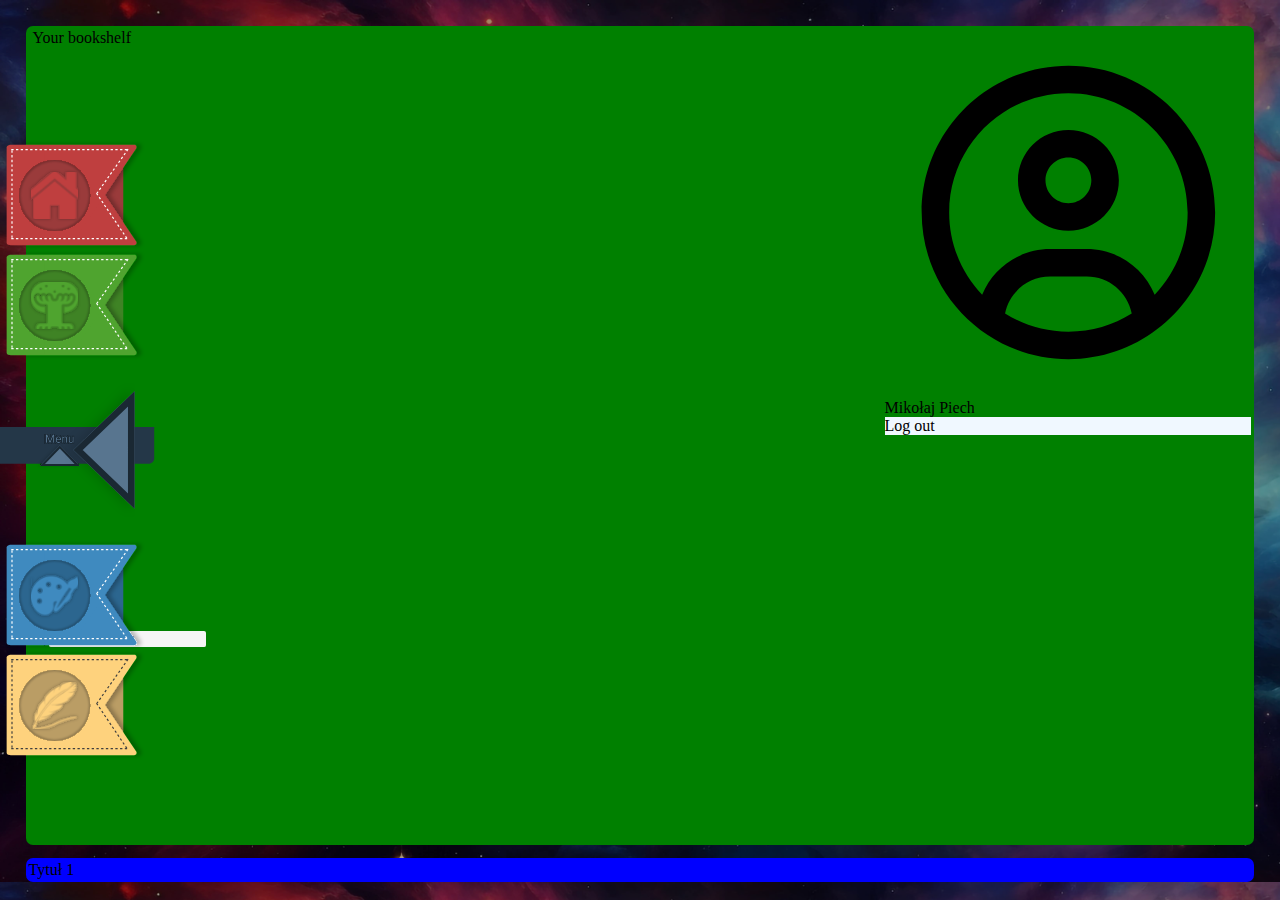
<file: public/views/home.html>
<!DOCTYPE html>
<head>
    <link rel="stylesheet" type="text/css" href="../css/style.css">
    <link rel="stylesheet" type="text/css" href="../css/home.css">
    <link rel="stylesheet" type="text/css" href="../css/nav-panel.css">
    <title>Home</title>
</head>
<body>
    <nav class="nav-panel">
        <a href="home.html"><div id="home"></div></a>
        <a href="overview.html"><div id="overview"></div></a>
        <a><div id="arrow"></div></a>
        <a href="sketches.html"><div id="sketch"></div></a>
        <a href="note.html"><div id="note"></div></a>
    </nav>
    <main>
        <header>
            <div class="title">Your bookshelf</div>
            <div class="search-bar">
                <form>
                    <svg xmlns="http://www.w3.org/2000/svg" viewBox="0 0 640 640"><!--!Font Awesome Free v7.0.0 by @fontawesome - https://fontawesome.com License - https://fontawesome.com/license/free Copyright 2025 Fonticons, Inc.--><path d="M480 272C480 317.9 465.1 360.3 440 394.7L566.6 521.4C579.1 533.9 579.1 554.2 566.6 566.7C554.1 579.2 533.8 579.2 521.3 566.7L394.7 440C360.3 465.1 317.9 480 272 480C157.1 480 64 386.9 64 272C64 157.1 157.1 64 272 64C386.9 64 480 157.1 480 272zM272 416C351.5 416 416 351.5 416 272C416 192.5 351.5 128 272 128C192.5 128 128 192.5 128 272C128 351.5 192.5 416 272 416z"/></svg>
                    <input placeholder="Search for story">
                </form>
            </div>
            <div class="account-panel">
                <div class="log-info">
                    <svg xmlns="http://www.w3.org/2000/svg" viewBox="0 0 640 640"><!--!Font Awesome Free v7.0.0 by @fontawesome - https://fontawesome.com License - https://fontawesome.com/license/free Copyright 2025 Fonticons, Inc.--><path d="M470.5 463.6C451.4 416.9 405.5 384 352 384L288 384C234.5 384 188.6 416.9 169.5 463.6C133.9 426.3 112 375.7 112 320C112 205.1 205.1 112 320 112C434.9 112 528 205.1 528 320C528 375.7 506.1 426.2 470.5 463.6zM430.4 496.3C398.4 516.4 360.6 528 320 528C279.4 528 241.6 516.4 209.5 496.3C216.8 459.6 249.2 432 288 432L352 432C390.8 432 423.2 459.6 430.5 496.3zM320 576C461.4 576 576 461.4 576 320C576 178.6 461.4 64 320 64C178.6 64 64 178.6 64 320C64 461.4 178.6 576 320 576zM320 304C297.9 304 280 286.1 280 264C280 241.9 297.9 224 320 224C342.1 224 360 241.9 360 264C360 286.1 342.1 304 320 304zM232 264C232 312.6 271.4 352 320 352C368.6 352 408 312.6 408 264C408 215.4 368.6 176 320 176C271.4 176 232 215.4 232 264z"/></svg>
                    <a id="user-name">Mikołaj Piech</a>
                </div>
                <div class="logout">Log out</div>
            </div>
        </header>
        <section id="projects">
            <div>Tytuł 1</div>
            <div></div>
            <div></div>
            <div></div>
        </section>
    </main>
<script src="../js/nav-panel.js"></script>
</body>
</file>
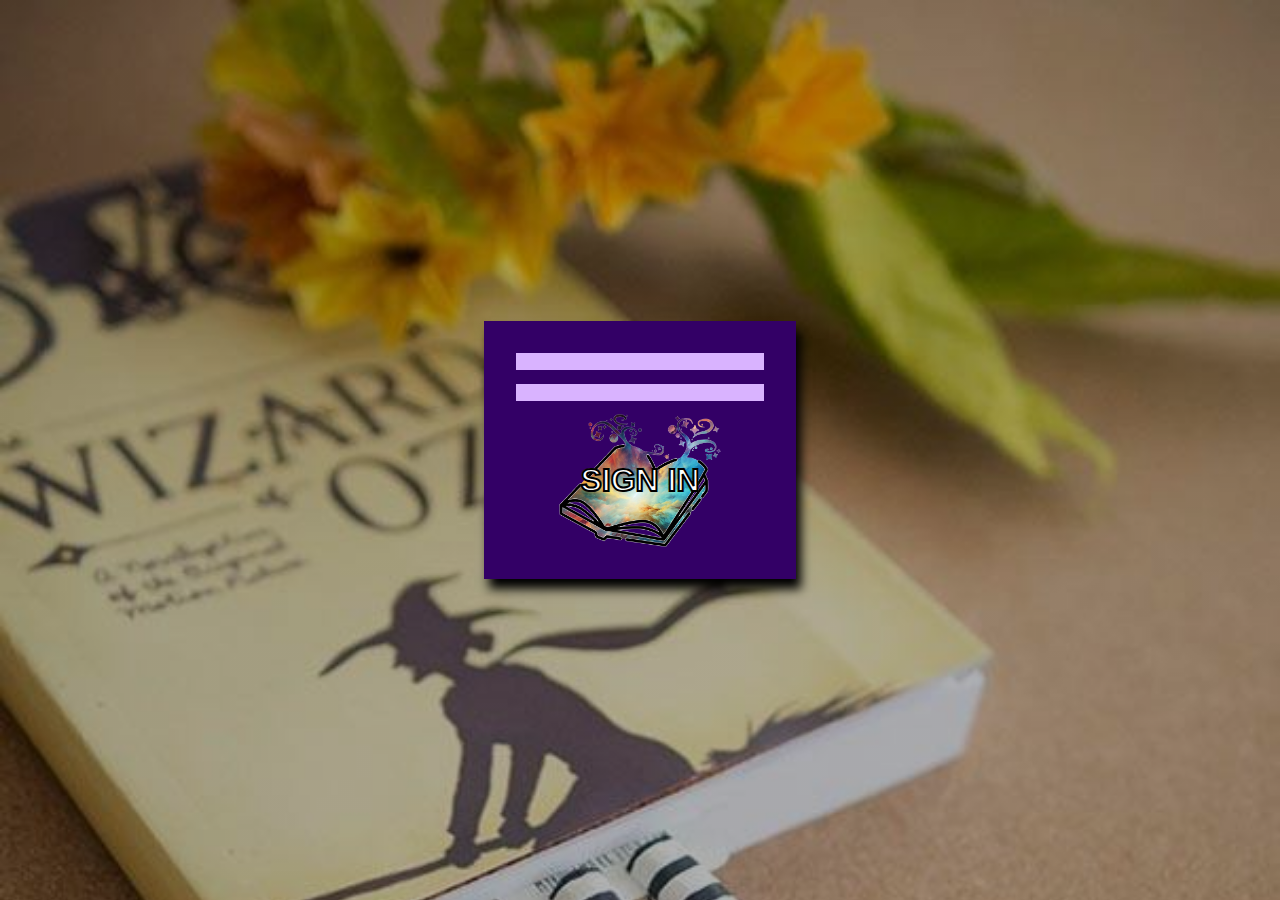
<file: public/views/login.html>
<!DOCTYPE html>
<head>
    <link rel="stylesheet" type="text/css" href="../css/login-style.css">
    <title>Login Page</title>
</head>
<body>
    <div class="login-container">
        <form>
            <input name="email" type="text">
            <input name="password" type="password">
            <button>SIGN IN</button>
        </form>
    </div>
</body>
</file>
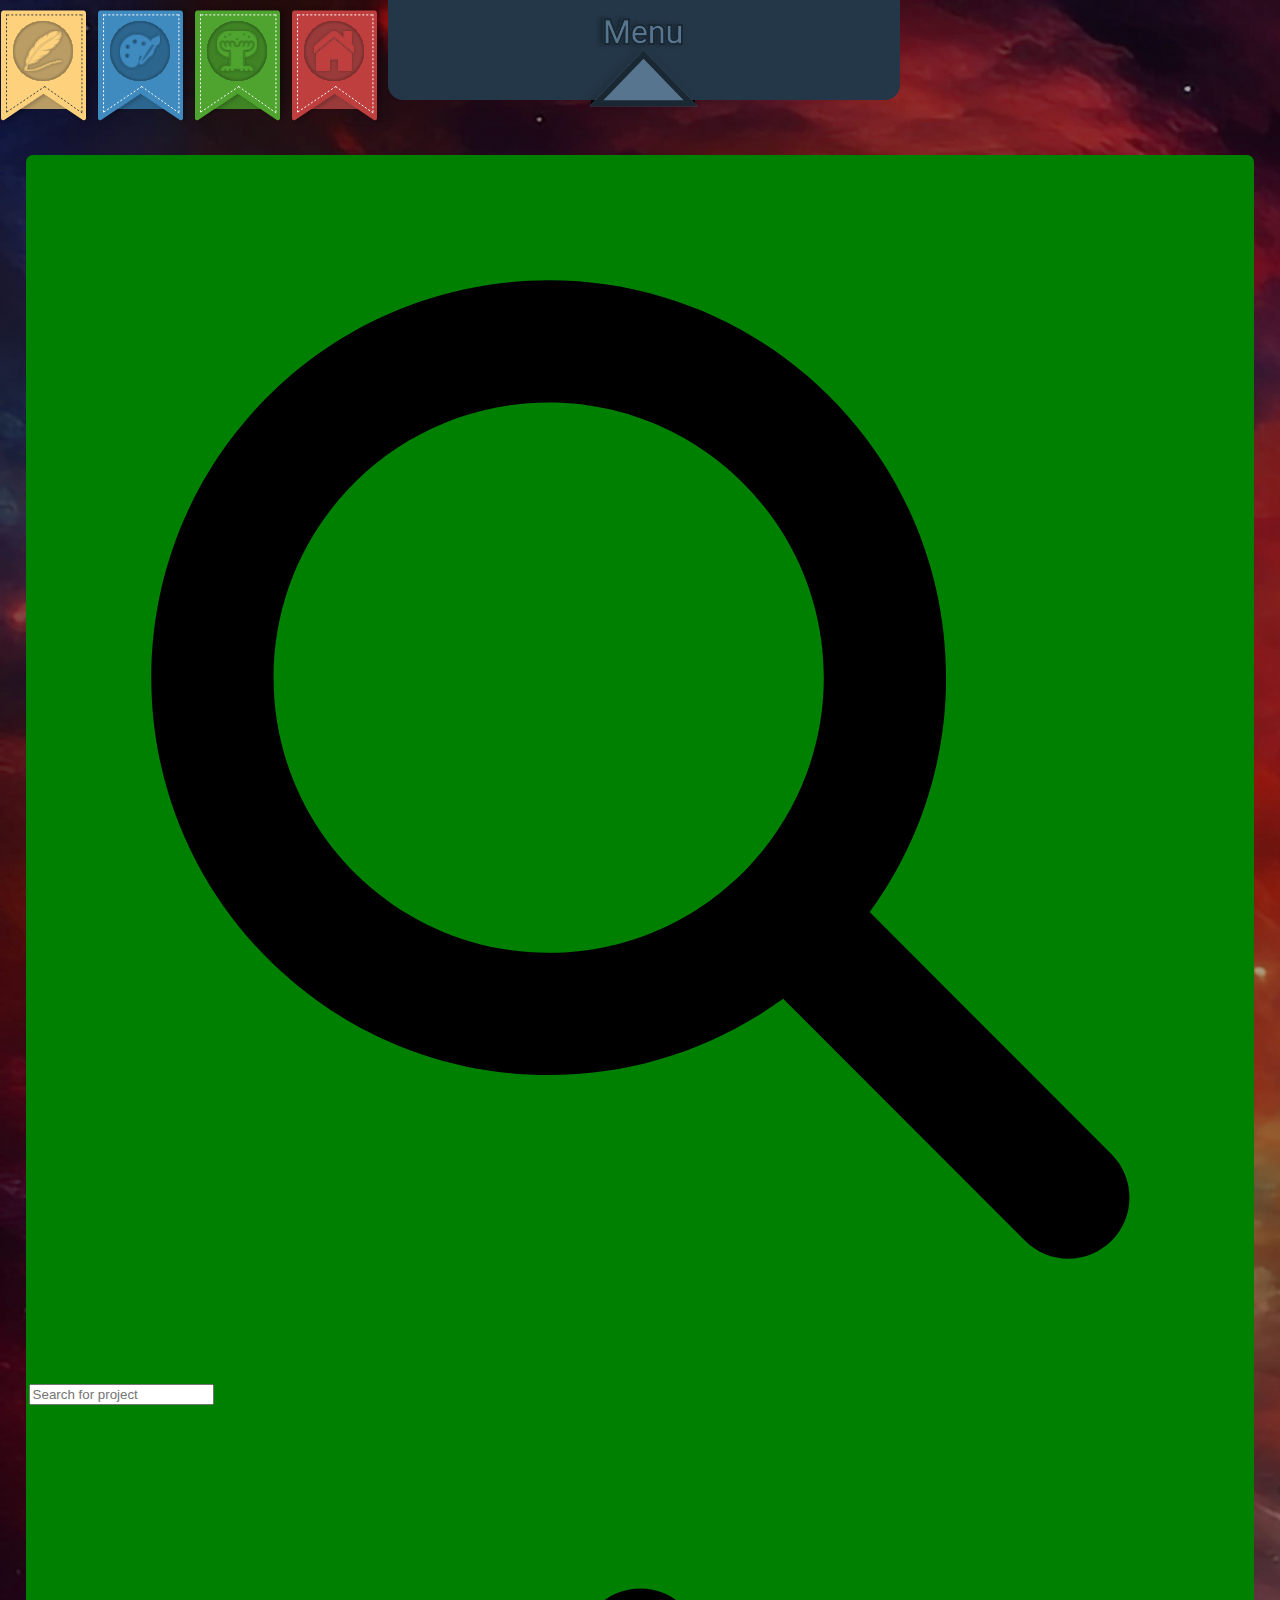
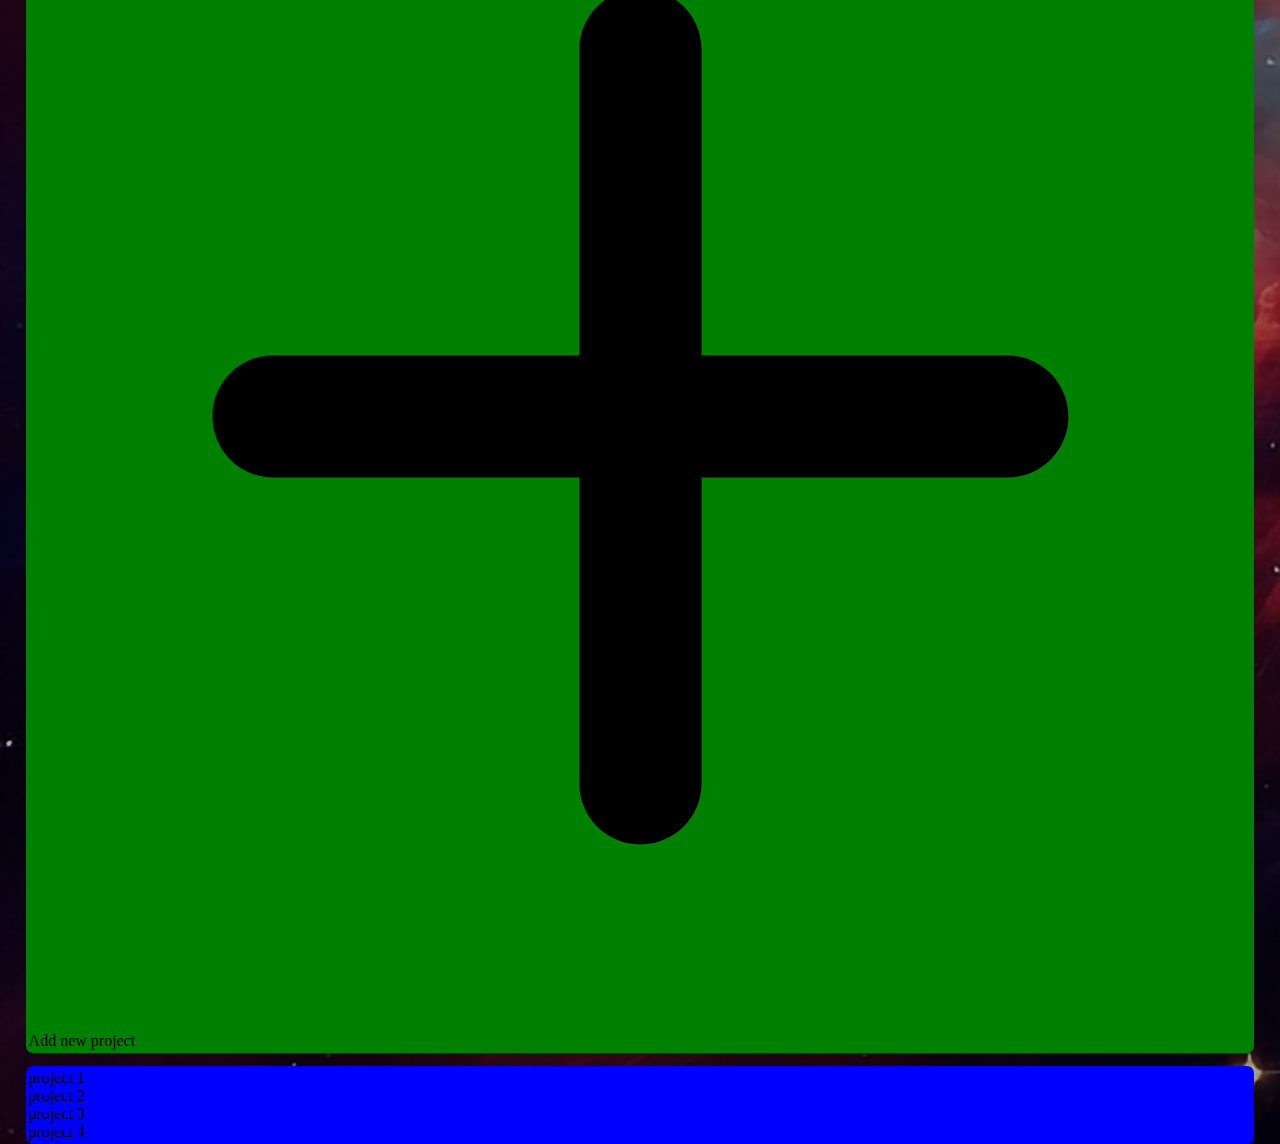
<file: public/views/projects.html>
<!DOCTYPE html>
<head>
    <link rel="stylesheet" type="text/css" href="../css/style.css">
    <title>Projects</title>
</head>
<body>
    <div class="base-container">
        <nav>
            <img src="../assets/bookmarks/notes-icon.svg">
            <img src="../assets/bookmarks/arts-icon.svg">
            <img src="../assets/bookmarks/tree-icon.svg">
            <img src="../assets/bookmarks/home-icon.svg">
            <img src="../assets/bookmarks/panel-background.svg">
        </nav>
        <main>
            <header>
                <div class="search-bar">
                    <form>
                        <svg xmlns="http://www.w3.org/2000/svg" viewBox="0 0 640 640"><!--!Font Awesome Free v7.0.0 by @fontawesome - https://fontawesome.com License - https://fontawesome.com/license/free Copyright 2025 Fonticons, Inc.--><path d="M480 272C480 317.9 465.1 360.3 440 394.7L566.6 521.4C579.1 533.9 579.1 554.2 566.6 566.7C554.1 579.2 533.8 579.2 521.3 566.7L394.7 440C360.3 465.1 317.9 480 272 480C157.1 480 64 386.9 64 272C64 157.1 157.1 64 272 64C386.9 64 480 157.1 480 272zM272 416C351.5 416 416 351.5 416 272C416 192.5 351.5 128 272 128C192.5 128 128 192.5 128 272C128 351.5 192.5 416 272 416z"/></svg>
                        <input placeholder="Search for project">
                    </form>
                </div>
                <div class="add-project">
                    <svg xmlns="http://www.w3.org/2000/svg" viewBox="0 0 640 640"><!--!Font Awesome Free v7.0.0 by @fontawesome - https://fontawesome.com License - https://fontawesome.com/license/free Copyright 2025 Fonticons, Inc.--><path d="M352 128C352 110.3 337.7 96 320 96C302.3 96 288 110.3 288 128L288 288L128 288C110.3 288 96 302.3 96 320C96 337.7 110.3 352 128 352L288 352L288 512C288 529.7 302.3 544 320 544C337.7 544 352 529.7 352 512L352 352L512 352C529.7 352 544 337.7 544 320C544 302.3 529.7 288 512 288L352 288L352 128z"/></svg>
                    Add new project
                </div>
            </header>
            <section class="projects">
                <div>project 1</div>
                <div>project 2</div>
                <div>project 3</div>
                <div>project 4</div>
            </section>
        </main>
    </div>
</body>
</file>
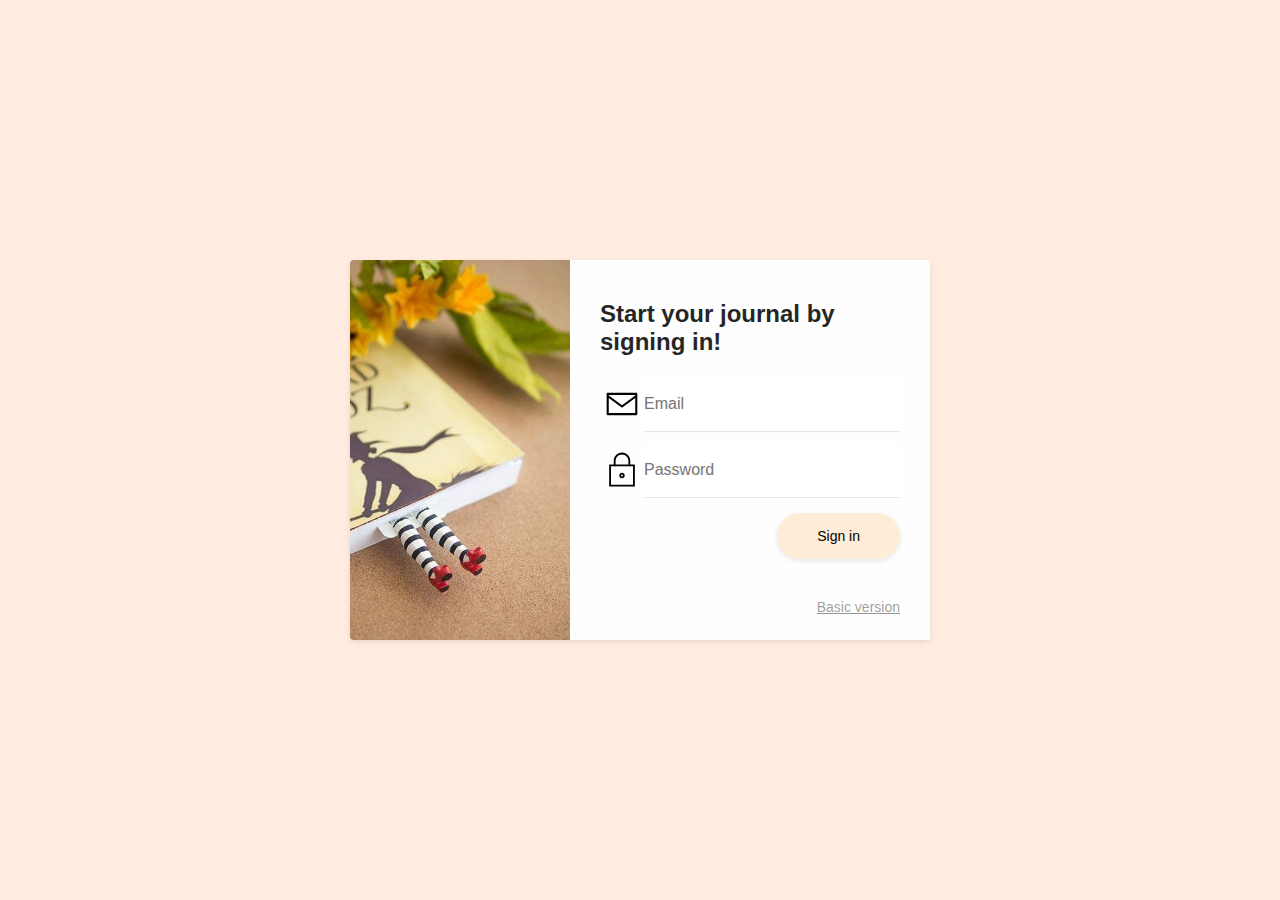
<file: website/html/login copy.html>
<body>
<head>
  <link rel="stylesheet" href="../css/login.css">
</head>
  <div class="session">
    <div class="left">
      <?xml version="1.0" encoding="UTF-8"?>
    </div>
    <form action="" class="log-in" autocomplete="off"> 
      <h4>Start your journal by signing in!</h4>
      <div class="floating-label">
        <input placeholder="Email" type="email" name="email" id="email" autocomplete="off">
        <label for="email">Email:</label>
        <div class="icon">
          <?xml version="1.0" encoding="UTF-8"?>
          <svg enable-background="new 0 0 100 100" version="1.1" viewBox="0 0 100 100" xml:space="preserve" xmlns="http://www.w3.org/2000/svg">
            <style type="text/css">
            </style>
            <g transform="translate(0 -952.36)">
	            <path d="m17.5 977c-1.3 0-2.4 1.1-2.4 2.4v45.9c0 1.3 1.1 2.4 2.4 2.4h64.9c1.3 0 2.4-1.1 2.4-2.4v-45.9c0-1.3-1.1-2.4-2.4-2.4h-64.9zm2.4 4.8h60.2v1.2l-30.1 22-30.1-22v-1.2zm0 7l28.7 21c0.8 0.6 2 0.6 2.8 0l28.7-21v34.1h-60.2v-34.1z"/>
            </g>
            <rect class="st0" width="100" height="100"/>
          </svg>
        </div>
      </div>
      <div class="floating-label">
        <input placeholder="Password" type="password" name="password" id="password" autocomplete="off">
        <label for="password">Password:</label>
        <div class="icon">
          <?xml version="1.0" encoding="UTF-8"?>
          <svg enable-background="new 0 0 24 24" version="1.1" viewBox="0 0 24 24" xml:space="preserve"              xmlns="http://www.w3.org/2000/svg">
            <style type="text/css">
	            .st0{fill:none;}
	            .st1{fill:#010101;}
            </style>
		        <rect class="st0" width="24" height="24"/>
		        <path class="st1" d="M19,21H5V9h14V21z M6,20h12V10H6V20z"/>
		        <path class="st1" d="M16.5,10h-1V7c0-1.9-1.6-3.5-3.5-3.5S8.5,5.1,8.5,7v3h-1V7c0-2.5,2-4.5,4.5-4.5s4.5,2,4.5,4.5V10z"/>
		        <path class="st1" d="m12 16.5c-0.8 0-1.5-0.7-1.5-1.5s0.7-1.5 1.5-1.5 1.5 0.7 1.5 1.5-0.7 1.5-1.5 1.5zm0-2c-0.3 0-0.5 0.2-0.5 0.5s0.2 0.5 0.5 0.5 0.5-0.2 0.5-0.5-0.2-0.5-0.5-0.5z"/>
          </svg>
        </div>
      </div>
      <button type="submit" onClick="return false;">Sign in</button>
      <a href="https://codepen.io/elujambio/pen/yjwzGP" class="discrete" target="_blank">Basic version</a>
    </form>
  </div>
</body>
</file>
<file: public/css/style.css>
body {
    margin: 0;
    align-items: center;
    justify-content: center;
    background: linear-gradient(rgba(0, 0, 0, 0.3), rgba(0, 0, 0, 0.3)), url("../assets/images/galaxy-background.jpg");
    background-size: cover;
    width: 100vw;
}

main {
    width: 96vw;
    margin: 0 auto;
    margin-top: 2vw;
}

header {
    border-radius: 7px;
    padding: 3px;
    margin-bottom: 1vw;
    background-color: green;
}

section {
    border-radius: 7px;
    padding: 3px;
    background-color: blue;
}
</file>
<file: public/css/home.css>
header {
    display: grid;
    grid-template-columns: 70% 30%;
    grid-template-rows: 1fr 1fr;
}

.title {
    grid-column: 1;
    grid-row: 1;
    padding-left: 4px;
}

.search-bar {
    grid-column: 1;
    grid-row: 2;
}

.search-bar form {
    height: 100%;
    display: flex;
    align-items: center;
}

.search-bar svg {
    height: 16px;
    width: 16px;
    padding: 2px;
}

.search-bar input {
    font-size: 0.7em;
    max-width: 190px;
    background-color: #f5f5f5;
    color: #242424;
    padding: .1rem .4rem;
    border-radius: 2px;
    outline: none;
    border: none;
    line-height: 1;
    box-shadow: 0px 10px 20px -18px;
    border-bottom: 1px solid #f5f5f5;
}

.search-bar input:focus {
    border-bottom: 1px solid #5b5fc7;
    border-radius: 2px 2px 1px 1px;
}

.search-bar input:hover {
    outline: 1px solid lightgrey;
}

.login-info {
    grid-column: 2;
    grid-row: 1 / span 2;
    background-color: rgb(15,210,15);
    margin: 10px;
    font-size: 0.5em;
}

.login-info svg {
    height: 1.5em;
    width: 1.5em;
}

.logout {
    background-color: aliceblue;
}
</file>
<file: public/css/nav-panel.css>
.nav-panel { 
    position: fixed;
    top: 50%;
    transform: translateY(-50%);
    display: flex;
    flex-direction: column;
    background-image: url("../assets/bookmarks/panel-background.svg");
    background-position: center;
    background-size: contain;
    background-repeat: no-repeat;
    left: -35px;
    transition: left 0.3s ease;
    z-index: 100;
}

.nav-panel div {
    height: 90px;
    width: 120px;
    padding: 10px;
    margin: 0px;
    margin-left: 40px;
    border: 0px;
    background-size: cover;
    background-repeat: no-repeat;
    display: inline-block;
}

#home {
    background-image: url("/public/assets/bookmarks/fullview/home-icon.svg");
}

#overview {
    background-image: url("/public/assets/bookmarks/fullview/overview-icon.svg");
}

#arrow {
    height: 120px;
    width: 50px;
    margin: 20px;
    margin-left: 100px;
    background-image: url("/public/assets/bookmarks/arrow.svg");
    background-position: center;
    transition: transform 0.3s ease;
}

#sketch {
    background-image: url("/public/assets/bookmarks/fullview/sketches-icon.svg");
}

#note {
    background-image: url("/public/assets/bookmarks/fullview/notes-icon.svg");
}

.nav-panel a {
    display: contents;
}

html.nav-collapsed .nav-panel {
    left: -160px;
}

html.nav-collapsed .nav-panel #arrow {
    transform: rotate(-180deg) translateX(-30px);
}

html.nav-collapsed .nav-panel a {
    pointer-events: none;
}

html.nav-collapsed .nav-panel #arrow {
    pointer-events: auto;
}
</file>
<file: public/css/login-style.css>
body {
    margin: 0;
    background: linear-gradient(rgba(0, 0, 0, 0.3), rgba(0, 0, 0, 0.3)), url('../assets/images/loginPagePic.jpg');
    background-size: cover;
    width: 100vw;
    height: 100vh;
    display: flex;
    flex-direction: row;
    justify-content: center;
    align-items: center;
}

.login-container form {
    display: flex;
    flex-direction: column;
    width: fit-content;
    background-color: #330066;
    padding: 2em;
    box-shadow: 5px 10px 10px ;
}

.login-container input {
    background-color: #d9b3ff;
    color: black;
    border: none;
    margin-bottom: 1em;
}

.login-container button {
    background: url("../assets/images/logo-magic-book.png");
    background-size: contain;
    background-repeat: no-repeat;
    background-position: center;
    padding: 1.5em 2em;
    border: none;
    cursor: pointer;
    font-size: 2em;
    font-weight: 1000;
    color: white;
    -webkit-text-stroke: 1px black;
}
</file>
<file: website/css/login.css>
* {
  font-family: -apple-system, BlinkMacSystemFont, "San Francisco", Helvetica, Arial, sans-serif;
  font-weight: 300;
  margin: 0;
}

html, body {
  height: 100vh;
  width: 100vw;
  margin: 0 0;
  display: flex;
  align-items: flex-start;
  justify-content: flex-start;
  background: rgba(255, 208, 176, 0.23);
}

h4 {
  font-size: 24px;
  font-weight: 600;
  color: #000;
  opacity: 0.85;
}

label {
  font-size: 12.5px;
  color: #000;
  opacity: 0.8;
  font-weight: 400;
}

form {
  padding: 40px 30px;
  background: #fefefe;
  display: flex;
  flex-direction: column;
  align-items: flex-start;
  padding-bottom: 20px;
  width: 300px;
}
form h4 {
  margin-bottom: 20px;
}
form h4 span {
  color: black;
  font-weight: 700;
}
form p {
  line-height: 155%;
  margin-bottom: 5px;
  font-size: 14px;
  color: #000;
  opacity: 0.65;
  font-weight: 400;
  max-width: 200px;
  margin-bottom: 40px;
}

a.discrete {
  color: rgba(0, 0, 0, 0.4);
  font-size: 14px;
  border-bottom: solid 1px rgba(0, 0, 0, 0);
  padding-bottom: 4px;
  margin-left: auto;
  font-weight: 300;
  transition: all 0.3s ease;
  margin-top: 40px;
}
a.discrete:hover {
  border-bottom: solid 1px rgba(0, 0, 0, 0.2);
}

button {
  -webkit-appearance: none;
  width: auto;
  min-width: 100px;
  border-radius: 24px;
  text-align: center;
  padding: 15px 40px;
  margin-top: 5px;
  background-color: rgba(255, 228, 196, 0.7);
  color: black;
  font-size: 14px;
  margin-left: auto;
  font-weight: 500;
  box-shadow: 0px 2px 6px -1px rgba(0, 0, 0, 0.13);
  border: none;
  transition: all 0.3s ease;
  outline: 0;
}
button:hover {
  transform: translateY(-3px);
  box-shadow: 0 2px 6px -1px rgba(182, 157, 230, 0.65);
}
button:hover:active {
  transform: scale(0.99);
}

input {
  font-size: 16px;
  padding: 20px 0px;
  height: 56px;
  border: none;
  border-bottom: solid 1px rgba(0, 0, 0, 0.1);
  background: #fff;
  width: 280px;
  box-sizing: border-box;
  transition: all 0.3s linear;
  color: #000;
  font-weight: 400;
  -webkit-appearance: none;
}
input:focus {
  border-bottom: solid 1px rgb(182, 157, 230);
  outline: 0;
  box-shadow: 0 2px 6px -8px rgba(182, 157, 230, 0.45);
}

.floating-label {
  position: relative;
  margin-bottom: 10px;
  width: 100%;
}
.floating-label label {
  position: absolute;
  top: calc(50% - 7px);
  left: 0;
  opacity: 0;
  transition: all 0.3s ease;
  padding-left: 44px;
}
.floating-label input {
  width: calc(100% - 44px);
  margin-left: auto;
  display: flex;
}
.floating-label .icon {
  position: absolute;
  top: 0;
  left: 0;
  height: 56px;
  width: 44px;
  display: flex;
}
.floating-label .icon img {
  width: 60%;
  height: 60%;
  object-fit: scale-down;
  margin: auto;
  transition: all 0.3s ease;
} 
.floating-label .icon svg path {
  transition: all 0.3s ease;
}
.floating-label input:not(:-moz-placeholder-shown) {
  padding: 28px 0px 12px 0px;
}
.floating-label input:not(:placeholder-shown) {
  padding: 28px 0px 12px 0px;
}
.floating-label input:not(:-moz-placeholder-shown) + label {
  transform: translateY(-10px);
  opacity: 0.7;
}
.floating-label input:not(:placeholder-shown) + label {
  transform: translateY(-10px);
  opacity: 0.7;
}
.floating-label input:valid:not(:-moz-placeholder-shown) + label + .icon svg {
  opacity: 1;
}
.floating-label input:valid:not(:placeholder-shown) + label + .icon svg {
  opacity: 1;
}
.floating-label input:valid:not(:-moz-placeholder-shown) + label + .icon svg path {
  fill: rgb(182, 157, 230);
}
.floating-label input:valid:not(:placeholder-shown) + label + .icon svg path {
  fill: rgb(182, 157, 230);
}
.floating-label input:not(:valid):not(:focus) + label + .icon {
  animation-name: shake-shake;
  animation-duration: 0.3s;
}

@keyframes shake-shake {
  0% {
    transform: translateX(-3px);
  }
  20% {
    transform: translateX(3px);
  }
  40% {
    transform: translateX(-3px);
  }
  60% {
    transform: translateX(3px);
  }
  80% {
    transform: translateX(-3px);
  }
  100% {
    transform: translateX(0px);
  }
}
.session {
  display: flex;
  flex-direction: row;
  width: auto;
  height: auto;
  margin: auto auto;
  background: #ffffff;
  border-radius: 4px;
  box-shadow: 0px 2px 6px -1px rgba(0, 0, 0, 0.12);
}

.left {
  width: 220px;
  height: auto;
  min-height: 100%;
  position: relative;
  background-image: url("../../assets//loginPagePic.jpg");
  background-size: cover;
  border-top-left-radius: 4px;
  border-bottom-left-radius: 4px;
  background-position:  -120px;
}
</file>
